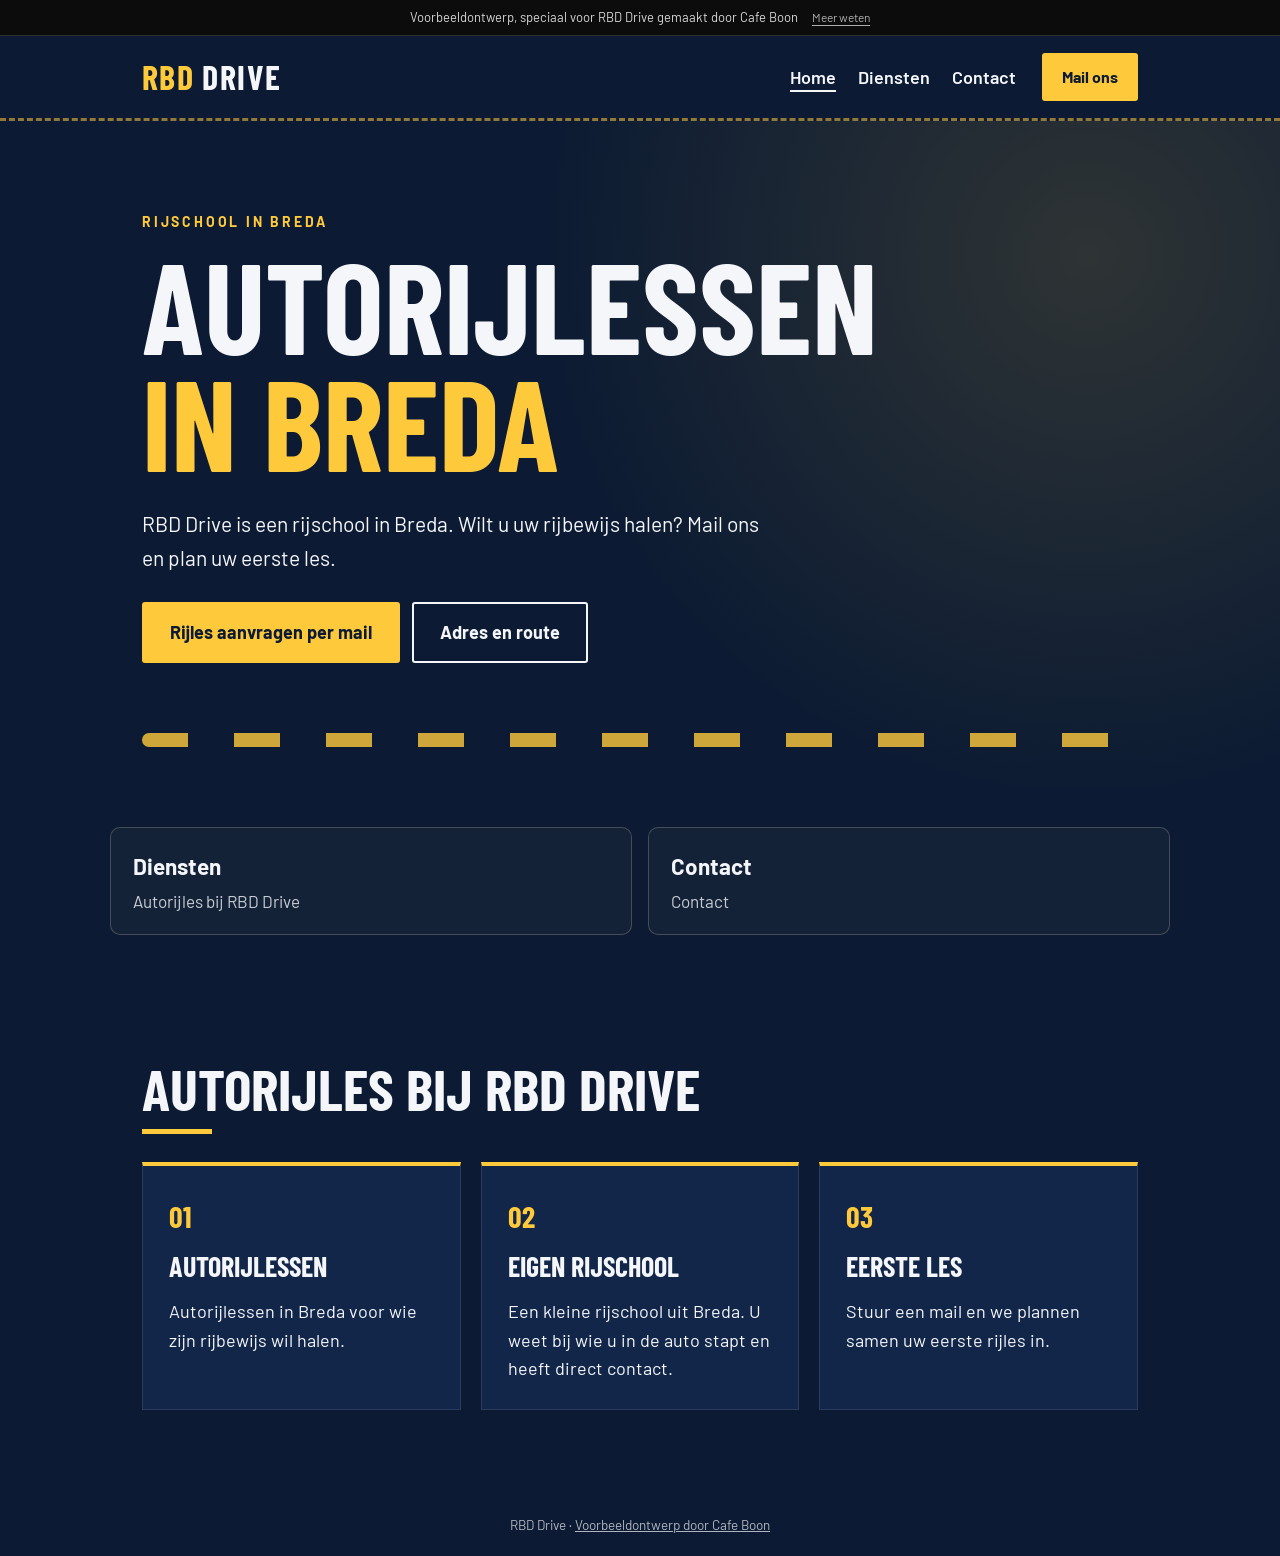
<file: index.html>
<!doctype html>
<html lang="nl">
<head>
<meta charset="utf-8">
<meta name="viewport" content="width=device-width,initial-scale=1">
<title>RBD Drive | Autorijlessen in Breda</title>
<meta name="description" content="Rijschool RBD Drive geeft autorijlessen in Breda. Mail voor het inplannen van uw eerste les of plan de route naar Sleutelbloem 26.">
<meta name="robots" content="noindex">
<link rel="icon" type="image/png" href="images/favicon.png">
<meta property="og:title" content="RBD Drive | Autorijlessen in Breda">
<meta property="og:description" content="Rijschool RBD Drive in Breda. Mail voor uw eerste rijles.">
<meta property="og:image" content="https://rbddrive.cafeboon.com/images/og.png">
<meta property="og:type" content="website">
<link rel="preconnect" href="https://fonts.googleapis.com"><link rel="preconnect" href="https://fonts.gstatic.com" crossorigin>
<link href="https://fonts.googleapis.com/css2?family=Barlow:wght@400;600;700&family=Barlow+Condensed:wght@600;700&display=swap" rel="stylesheet">
<link rel="stylesheet" href="style.css">
</head>
<body>
<div class="vb-banner" role="note"><span>Voorbeeldontwerp, speciaal voor RBD Drive gemaakt door Cafe Boon</span><a href="https://cafeboon.com">Meer weten</a></div>
<header class="top"><div class="wrap bar">
<a class="logo" href="index.html"><b>RBD</b> Drive</a>
<nav><a aria-current="page" href="index.html">Home</a><a href="aanbod.html">Diensten</a><a href="contact.html">Contact</a></nav>
<a class="btn sm" href="eerste-les.html">Mail ons</a>
</div></header>
<div aria-label="Pagina's" class="sn-bar" role="navigation"><a aria-current="page" class="sn-link" href="index.html">Home</a><a class="sn-link" href="aanbod.html">Diensten</a><a class="sn-link" href="contact.html">Contact</a></div>
<main id="top">
<section class="hero"><div class="wrap">
<p class="tag">Rijschool in Breda</p>
<h1>Autorijlessen <span>in Breda</span></h1>
<p class="lead">RBD Drive is een rijschool in Breda. Wilt u uw rijbewijs halen? Mail ons en plan uw eerste les.</p>
<div class="row"><a class="btn" href="eerste-les.html">Rijles aanvragen per mail</a><a class="btn ghost" href="contact.html">Adres en route</a></div>
<div aria-hidden="true" class="road"></div>
</div></section>
<div class="sn-cards"><a class="sn-card" href="aanbod.html"><strong>Diensten</strong><span>Autorijles bij RBD Drive</span></a><a class="sn-card" href="contact.html"><strong>Contact</strong><span>Contact</span></a></div>
<section><div class="wrap">
<h2>Autorijles bij RBD Drive</h2>
<div class="cards">
<div class="card"><span class="n">01</span><h3>Autorijlessen</h3><p>Autorijlessen in Breda voor wie zijn rijbewijs wil halen.</p></div>
<div class="card"><span class="n">02</span><h3>Eigen rijschool</h3><p>Een kleine rijschool uit Breda. U weet bij wie u in de auto stapt en heeft direct contact.</p></div>
<div class="card"><span class="n">03</span><h3>Eerste les</h3><p>Stuur een mail en we plannen samen uw eerste rijles in.</p></div>
</div>
</div></section>
</main>
<footer><div class="wrap">RBD Drive · <a href="https://cafeboon.com">Voorbeeldontwerp door Cafe Boon</a></div></footer>
</body></html>
</file>
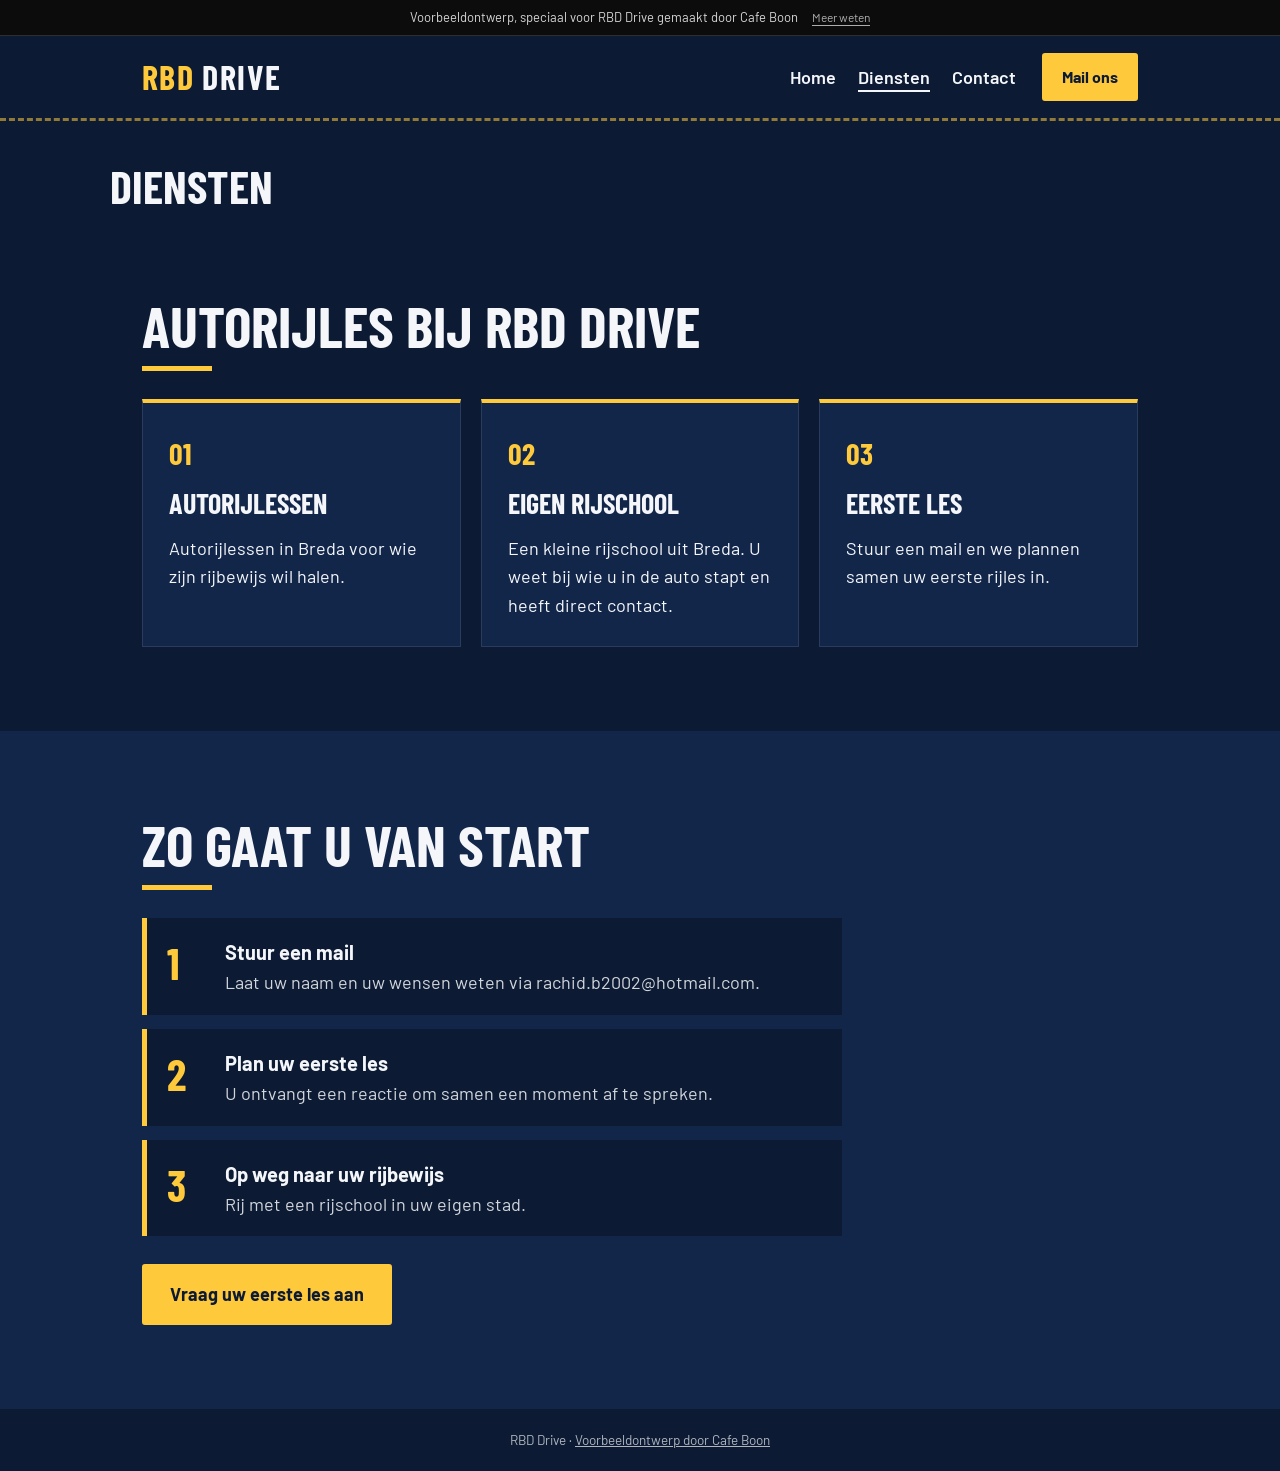
<file: aanbod.html>
<!doctype html>
<html lang="nl">
<head>
<meta charset="utf-8">
<meta name="viewport" content="width=device-width,initial-scale=1">
<title>Diensten | RBD Drive</title>
<meta name="description" content="Rijschool RBD Drive geeft autorijlessen in Breda. Mail voor het inplannen van uw eerste les of plan de route naar Sleutelbloem 26.">
<meta name="robots" content="noindex">
<link rel="icon" type="image/png" href="images/favicon.png">
<meta property="og:title" content="RBD Drive | Autorijlessen in Breda">
<meta property="og:description" content="Rijschool RBD Drive in Breda. Mail voor uw eerste rijles.">
<meta property="og:image" content="https://rbddrive.cafeboon.com/images/og.png">
<meta property="og:type" content="website">
<link rel="preconnect" href="https://fonts.googleapis.com"><link rel="preconnect" href="https://fonts.gstatic.com" crossorigin>
<link href="https://fonts.googleapis.com/css2?family=Barlow:wght@400;600;700&family=Barlow+Condensed:wght@600;700&display=swap" rel="stylesheet">
<link rel="stylesheet" href="style.css">
</head>
<body>
<div class="vb-banner" role="note"><span>Voorbeeldontwerp, speciaal voor RBD Drive gemaakt door Cafe Boon</span><a href="https://cafeboon.com">Meer weten</a></div>
<header class="top"><div class="wrap bar">
<a class="logo" href="index.html"><b>RBD</b> Drive</a>
<nav><a href="index.html">Home</a><a aria-current="page" href="aanbod.html">Diensten</a><a href="contact.html">Contact</a></nav>
<a class="btn sm" href="eerste-les.html">Mail ons</a>
</div></header>
<div aria-label="Pagina's" class="sn-bar" role="navigation"><a class="sn-link" href="index.html">Home</a><a aria-current="page" class="sn-link" href="aanbod.html">Diensten</a><a class="sn-link" href="contact.html">Contact</a></div>
<main id="top">
<div class="sn-head"><h1>Diensten</h1></div>
<section id="rijles"><div class="wrap">
<h2>Autorijles bij RBD Drive</h2>
<div class="cards">
<div class="card"><span class="n">01</span><h3>Autorijlessen</h3><p>Autorijlessen in Breda voor wie zijn rijbewijs wil halen.</p></div>
<div class="card"><span class="n">02</span><h3>Eigen rijschool</h3><p>Een kleine rijschool uit Breda. U weet bij wie u in de auto stapt en heeft direct contact.</p></div>
<div class="card"><span class="n">03</span><h3>Eerste les</h3><p>Stuur een mail en we plannen samen uw eerste rijles in.</p></div>
</div>
</div></section>
<section class="alt" id="start"><div class="wrap">
<h2>Zo gaat u van start</h2>
<ol class="steps">
<li><b>Stuur een mail</b><span>Laat uw naam en uw wensen weten via rachid.b2002@hotmail.com.</span></li>
<li><b>Plan uw eerste les</b><span>U ontvangt een reactie om samen een moment af te spreken.</span></li>
<li><b>Op weg naar uw rijbewijs</b><span>Rij met een rijschool in uw eigen stad.</span></li>
</ol>
<div class="row"><a class="btn" href="eerste-les.html">Vraag uw eerste les aan</a></div>
</div></section>
</main>
<footer><div class="wrap">RBD Drive · <a href="https://cafeboon.com">Voorbeeldontwerp door Cafe Boon</a></div></footer>
</body></html>
</file>
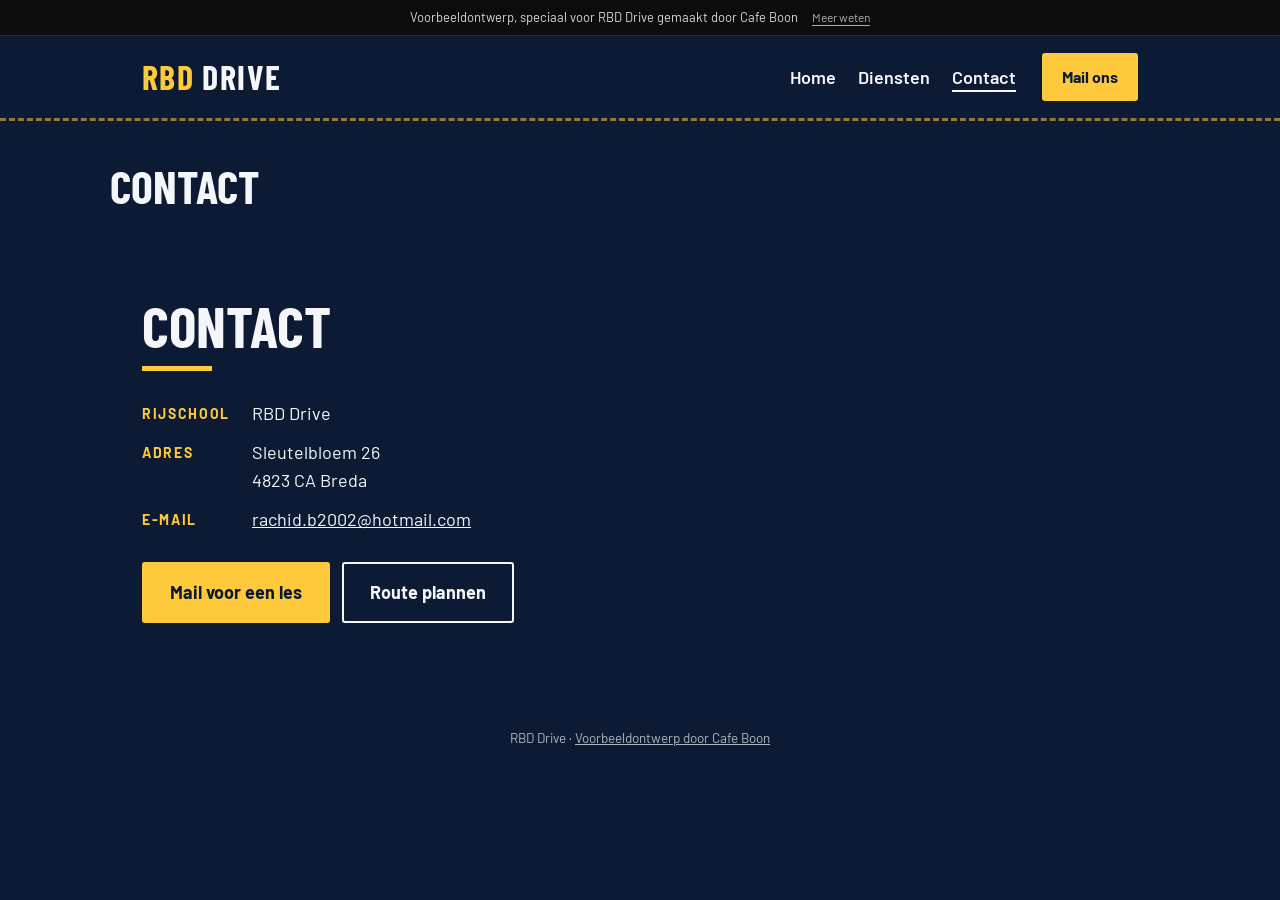
<file: contact.html>
<!doctype html>
<html lang="nl">
<head>
<meta charset="utf-8">
<meta name="viewport" content="width=device-width,initial-scale=1">
<title>Contact | RBD Drive</title>
<meta name="description" content="Rijschool RBD Drive geeft autorijlessen in Breda. Mail voor het inplannen van uw eerste les of plan de route naar Sleutelbloem 26.">
<meta name="robots" content="noindex">
<link rel="icon" type="image/png" href="images/favicon.png">
<meta property="og:title" content="RBD Drive | Autorijlessen in Breda">
<meta property="og:description" content="Rijschool RBD Drive in Breda. Mail voor uw eerste rijles.">
<meta property="og:image" content="https://rbddrive.cafeboon.com/images/og.png">
<meta property="og:type" content="website">
<link rel="preconnect" href="https://fonts.googleapis.com"><link rel="preconnect" href="https://fonts.gstatic.com" crossorigin>
<link href="https://fonts.googleapis.com/css2?family=Barlow:wght@400;600;700&family=Barlow+Condensed:wght@600;700&display=swap" rel="stylesheet">
<link rel="stylesheet" href="style.css">
</head>
<body>
<div class="vb-banner" role="note"><span>Voorbeeldontwerp, speciaal voor RBD Drive gemaakt door Cafe Boon</span><a href="https://cafeboon.com">Meer weten</a></div>
<header class="top"><div class="wrap bar">
<a class="logo" href="index.html"><b>RBD</b> Drive</a>
<nav><a href="index.html">Home</a><a href="aanbod.html">Diensten</a><a aria-current="page" href="contact.html">Contact</a></nav>
<a class="btn sm" href="eerste-les.html">Mail ons</a>
</div></header>
<div aria-label="Pagina's" class="sn-bar" role="navigation"><a class="sn-link" href="index.html">Home</a><a class="sn-link" href="aanbod.html">Diensten</a><a aria-current="page" class="sn-link" href="contact.html">Contact</a></div>
<main id="top">
<div class="sn-head"><h1>Contact</h1></div>
<section id="contact"><div class="wrap two">
<div>
<h2>Contact</h2>
<dl class="card2"><dt>Rijschool</dt><dd>RBD Drive</dd>
<dt>Adres</dt><dd>Sleutelbloem 26<br/>4823 CA Breda</dd>
<dt>E-mail</dt><dd><a href="mailto:rachid.b2002@hotmail.com">rachid.b2002@hotmail.com</a></dd></dl>
<div class="row"><a class="btn" href="eerste-les.html">Mail voor een les</a><a class="btn ghost" href="https://www.google.com/maps/dir/?api=1&amp;destination=Sleutelbloem+26+4823+CA+Breda">Route plannen</a></div>
</div>
<iframe loading="lazy" src="https://maps.google.com/maps?q=Sleutelbloem+26+4823+CA+Breda&amp;output=embed" title="Kaart"></iframe>
</div></section>
</main>
<footer><div class="wrap">RBD Drive · <a href="https://cafeboon.com">Voorbeeldontwerp door Cafe Boon</a></div></footer>
</body></html>
</file>
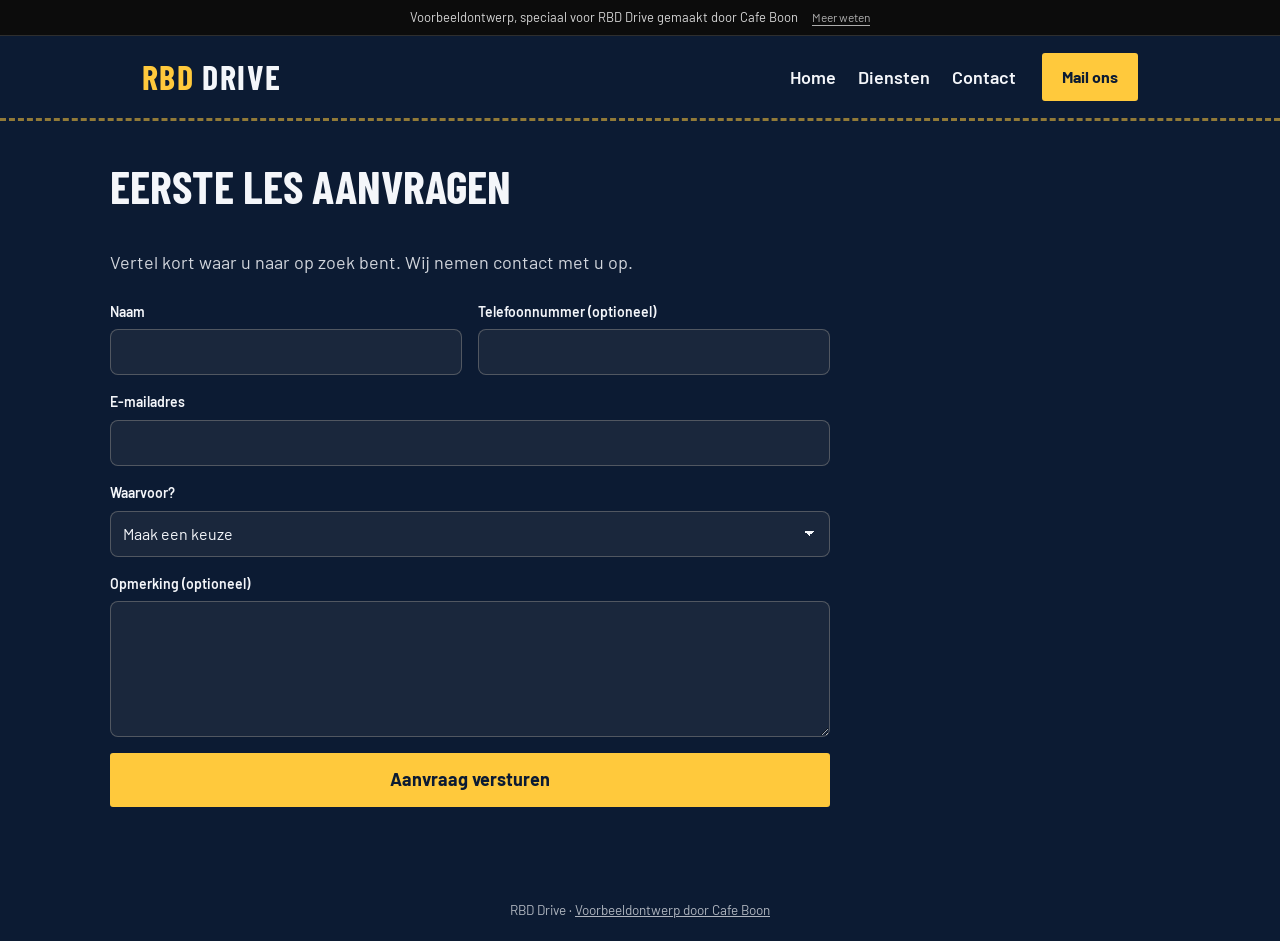
<file: eerste-les.html>
<!doctype html>
<html lang="nl">
<head>
<meta charset="utf-8">
<meta name="viewport" content="width=device-width,initial-scale=1">
<title>Eerste les aanvragen | RBD Drive</title>
<meta name="description" content="Eerste les aanvragen bij RBD Drive.">
<meta name="robots" content="noindex">
<link rel="icon" type="image/png" href="images/favicon.png">
<meta property="og:title" content="RBD Drive | Autorijlessen in Breda">
<meta property="og:description" content="Rijschool RBD Drive in Breda. Mail voor uw eerste rijles.">
<meta property="og:image" content="https://rbddrive.cafeboon.com/images/og.png">
<meta property="og:type" content="website">
<link rel="preconnect" href="https://fonts.googleapis.com"><link rel="preconnect" href="https://fonts.gstatic.com" crossorigin>
<link href="https://fonts.googleapis.com/css2?family=Barlow:wght@400;600;700&family=Barlow+Condensed:wght@600;700&display=swap" rel="stylesheet">
<link rel="stylesheet" href="style.css">
</head>
<body>
<div class="vb-banner" role="note"><span>Voorbeeldontwerp, speciaal voor RBD Drive gemaakt door Cafe Boon</span><a href="https://cafeboon.com">Meer weten</a></div>
<header class="top"><div class="wrap bar">
<a class="logo" href="index.html"><b>RBD</b> Drive</a>
<nav><a href="index.html">Home</a><a href="aanbod.html">Diensten</a><a href="contact.html">Contact</a></nav>
<a class="btn sm" href="#formulier">Mail ons</a>
</div></header>
<div aria-label="Pagina's" class="sn-bar" role="navigation"><a class="sn-link" href="index.html">Home</a><a class="sn-link" href="aanbod.html">Diensten</a><a class="sn-link" href="contact.html">Contact</a></div>
<main id="top">
<div class="sn-head"><h1>Eerste les aanvragen</h1></div>
<section class="sn-formsec" id="formulier"><div class="sn-formwrap"><p class="sn-lead">Vertel kort waar u naar op zoek bent. Wij nemen contact met u op.</p><form class="sn-form" id="sn-form"><div class="sn-field"><label for="naam">Naam</label><input id="naam" name="naam" type="text" required autocomplete="name"></div><div class="sn-field"><label for="tel">Telefoonnummer (optioneel)</label><input id="tel" name="tel" type="tel" autocomplete="tel"></div><div class="sn-field full"><label for="email">E-mailadres</label><input id="email" name="email" type="email" required autocomplete="email"></div><div class="sn-field full"><label for="keuze">Waarvoor?</label><select id="keuze" name="keuze" required><option value="">Maak een keuze</option><option>Eerste les</option><option>Autorijlessen</option></select></div><div class="sn-field full"><label for="opm">Opmerking (optioneel)</label><textarea id="opm" name="opm" rows="5"></textarea></div><div class="sn-field full"><button class="btn" type="submit">Aanvraag versturen</button></div></form></div></section>
<script>(function(){var f=document.getElementById('sn-form');if(!f)return;f.addEventListener('submit',function(e){e.preventDefault();if(!f.checkValidity()){f.reportValidity();return;}var d=document.createElement('div');d.className='sn-done';d.setAttribute('role','status');d.tabIndex=-1;d.innerHTML='<h2>Bedankt voor uw aanvraag</h2><p>Dit is een voorbeeldwebsite van Cafe Boon. Uw aanvraag is daarom niet verstuurd. Neem voor een echte aanvraag contact op via <a href="mailto:rachid.b2002@hotmail.com">rachid.b2002@hotmail.com</a>.</p>';f.parentNode.replaceChild(d,f);d.focus();});})();</script>
</main><footer><div class="wrap">RBD Drive · <a href="https://cafeboon.com">Voorbeeldontwerp door Cafe Boon</a></div></footer>
</body></html>
</file>
<file: style.css>
*{box-sizing:border-box;margin:0}
:root{--n:#0c1b33;--n2:#12264a;--y:#ffc93c;--w:#f4f6fa}
html{scroll-behavior:smooth}
body{font-family:'Barlow',Arial,sans-serif;background:var(--n);color:var(--w);font-size:18px;line-height:1.6}
.wrap{max-width:1040px;margin:0 auto;padding:0 22px}
a{color:inherit}
h1,h2,h3,.logo{font-family:'Barlow Condensed',sans-serif;font-weight:700;text-transform:uppercase}
h2{font-size:clamp(36px,6vw,58px);line-height:1;margin-bottom:28px}
h2::after{content:"";display:block;width:70px;height:5px;background:var(--y);margin-top:12px}
.top{border-bottom:3px dashed rgba(255,201,60,.55);position:sticky;top:0;background:var(--n);z-index:10}
.bar{display:flex;align-items:center;gap:26px;padding-top:14px;padding-bottom:14px}
.logo{font-size:34px;letter-spacing:.04em;text-decoration:none;margin-right:auto}
.logo b{color:var(--y)}
nav{display:flex;gap:22px;font-weight:600}
nav a{text-decoration:none}
.btn{display:inline-block;background:var(--y);color:var(--n);padding:14px 26px;text-decoration:none;font-weight:700;border-radius:3px;border:2px solid var(--y)}
.btn.ghost{background:transparent;color:var(--w);border-color:var(--w)}
.btn.sm{padding:9px 18px;font-size:16px}
.row{display:flex;flex-wrap:wrap;gap:12px;margin-top:28px}
.hero{padding:90px 0 40px;background:radial-gradient(circle at 85% 20%,rgba(255,201,60,.14),transparent 45%)}
.tag{color:var(--y);text-transform:uppercase;letter-spacing:.2em;font-weight:700;font-size:14px;margin-bottom:12px}
.hero h1{font-size:clamp(56px,12vw,128px);line-height:.92}
.hero h1 span{color:var(--y);display:block}
.lead{margin-top:26px;max-width:30em;font-size:21px}
.road{margin-top:70px;height:14px;background:repeating-linear-gradient(90deg,var(--y) 0 46px,transparent 46px 92px);opacity:.8;border-radius:7px}
section{padding:84px 0}
.alt{background:var(--n2)}
.cards{display:grid;grid-template-columns:repeat(3,1fr);gap:20px}
.card{background:var(--n2);border:1px solid rgba(255,255,255,.1);border-top:4px solid var(--y);padding:26px}
.card .n{font-family:'Barlow Condensed',sans-serif;font-weight:700;color:var(--y);font-size:30px}
.card h3{font-size:28px;margin:4px 0 8px}
.steps{list-style:none;padding:0;counter-reset:s;display:grid;gap:14px;max-width:700px}
.steps li{counter-increment:s;position:relative;padding:18px 20px 18px 78px;background:var(--n);border-left:5px solid var(--y)}
.steps li::before{content:counter(s);position:absolute;left:20px;top:10px;font-family:'Barlow Condensed',sans-serif;font-size:44px;font-weight:700;color:var(--y)}
.steps b{display:block;font-size:20px}
.steps span{opacity:.85}
.two{display:grid;grid-template-columns:1fr 1fr;gap:44px}
.card2{display:grid;grid-template-columns:auto 1fr;gap:10px 22px}
.card2 dt{color:var(--y);font-weight:700;text-transform:uppercase;font-size:14px;letter-spacing:.12em;padding-top:4px}
.two iframe{width:100%;height:100%;min-height:320px;border:0;border-radius:3px}
footer{text-align:center;font-size:13.5px;padding:20px;opacity:.7}
@media(max-width:800px){nav{display:none}.cards,.two{grid-template-columns:1fr}.hero{padding:56px 0 20px}section{padding:56px 0}.road{margin-top:44px}}
/* sitenav:start */
.sn-bar{display:none;gap:6px;overflow-x:auto;white-space:nowrap;-webkit-overflow-scrolling:touch;padding:8px 12px;background:inherit;color:inherit;font:inherit;line-height:1.2;border-bottom:1px solid rgba(128,128,128,.35);box-sizing:border-box;max-width:100%}
.sn-bar a.sn-link{flex:0 0 auto;padding:9px 15px;border-radius:999px;color:inherit;text-decoration:none;font-size:15px;font-weight:600;letter-spacing:0;text-transform:none;margin:0}
.sn-bar a.sn-link[aria-current="page"]{background:rgba(128,128,128,.2);box-shadow:inset 0 -2px 0 currentColor}
@media(max-width:800px){.sn-bar{display:flex}}
nav a[aria-current="page"]:not(.cta):not(.btn):not(.call){text-decoration:underline;text-underline-offset:6px;text-decoration-thickness:2px}
.sn-head{max-width:1100px;margin:0 auto;padding:40px 20px 0;box-sizing:border-box}
.sn-head h1{margin:0;color:inherit;font-size:clamp(30px,5vw,46px);line-height:1.1}
.sn-cards{max-width:1100px;margin:0 auto;padding:40px 20px;display:grid;grid-template-columns:repeat(auto-fit,minmax(230px,1fr));gap:16px;box-sizing:border-box}
.sn-card{display:block;padding:20px 22px;border:1px solid rgba(128,128,128,.45);border-radius:10px;background:rgba(128,128,128,.07);color:inherit;text-decoration:none;min-width:0}
.sn-card strong{display:block;font-size:1.25em;margin:0 0 6px;color:inherit}
.sn-card span{display:block;opacity:.8;font-size:.95em;line-height:1.4}
.sn-card:hover,.sn-card:focus-visible{border-color:currentColor}
/* sitenav:end */
/* voorbeeld-formulier:start */
@layer sn{.sn-form button.btn{border:0;font:inherit;cursor:pointer;line-height:1.2}}
.sn-formsec{padding:36px 0 72px}
.sn-formwrap{max-width:1100px;margin:0 auto;padding:0 20px;box-sizing:border-box}
.sn-formwrap>h2{margin:0 0 12px}
.sn-formwrap>.sn-lead,.sn-formwrap>.sn-form,.sn-formwrap>.sn-done{max-width:720px}
.sn-formwrap .sn-lead{margin:0 0 24px;opacity:.85}
.sn-form{display:grid;grid-template-columns:1fr 1fr;gap:16px}
.sn-field{display:flex;flex-direction:column;gap:6px;min-width:0;text-align:left}
.sn-field.full{grid-column:1/-1}
.sn-field label{font-size:14px;font-weight:600}
.sn-field input,.sn-field select,.sn-field textarea{font:inherit;font-size:16px;line-height:1.4;color:inherit;background:rgba(128,128,128,.12);border:1px solid rgba(128,128,128,.55);border-radius:8px;padding:11px 12px;width:100%;box-sizing:border-box;min-width:0;max-width:100%;-webkit-appearance:none;appearance:none}
.sn-field select{background-image:linear-gradient(45deg,transparent 50%,currentColor 50%),linear-gradient(135deg,currentColor 50%,transparent 50%);background-position:calc(100% - 20px) 50%,calc(100% - 15px) 50%;background-size:5px 5px;background-repeat:no-repeat;padding-right:38px}
.sn-field select option{color:#111;background:#fff}
.sn-field textarea{resize:vertical}
.sn-field input:focus,.sn-field select:focus,.sn-field textarea:focus{outline:2px solid currentColor;outline-offset:1px}
.sn-done{padding:28px;border:1px solid rgba(128,128,128,.55);border-radius:12px;background:rgba(128,128,128,.1)}
.sn-done h2{margin:0 0 10px}
.sn-done p{margin:0}
.sn-done a{text-decoration:underline;text-underline-offset:3px;font-weight:600}
.sn-formlink{padding:0 0 56px}
@media(max-width:640px){.sn-form{grid-template-columns:1fr}.sn-formsec{padding:24px 0 56px}}
/* voorbeeld-formulier:end */
/* voorbeeldbanner:start */
.vb-banner{display:flex;flex-wrap:wrap;justify-content:center;align-items:baseline;gap:2px 14px;padding:8px 16px;background:#0c0c0c;color:#d6d6d6;font-size:13px;line-height:1.45;letter-spacing:0;text-transform:none;font-weight:400;text-align:center;position:relative;z-index:1000;border-bottom:1px solid rgba(255,255,255,.14)}
.vb-banner a{color:inherit;opacity:.8;text-decoration:underline;text-underline-offset:3px;font-size:12px;font-weight:400;white-space:nowrap;letter-spacing:0;text-transform:none}
.vb-banner a:hover{opacity:1}
/* voorbeeldbanner:end */
</file>
